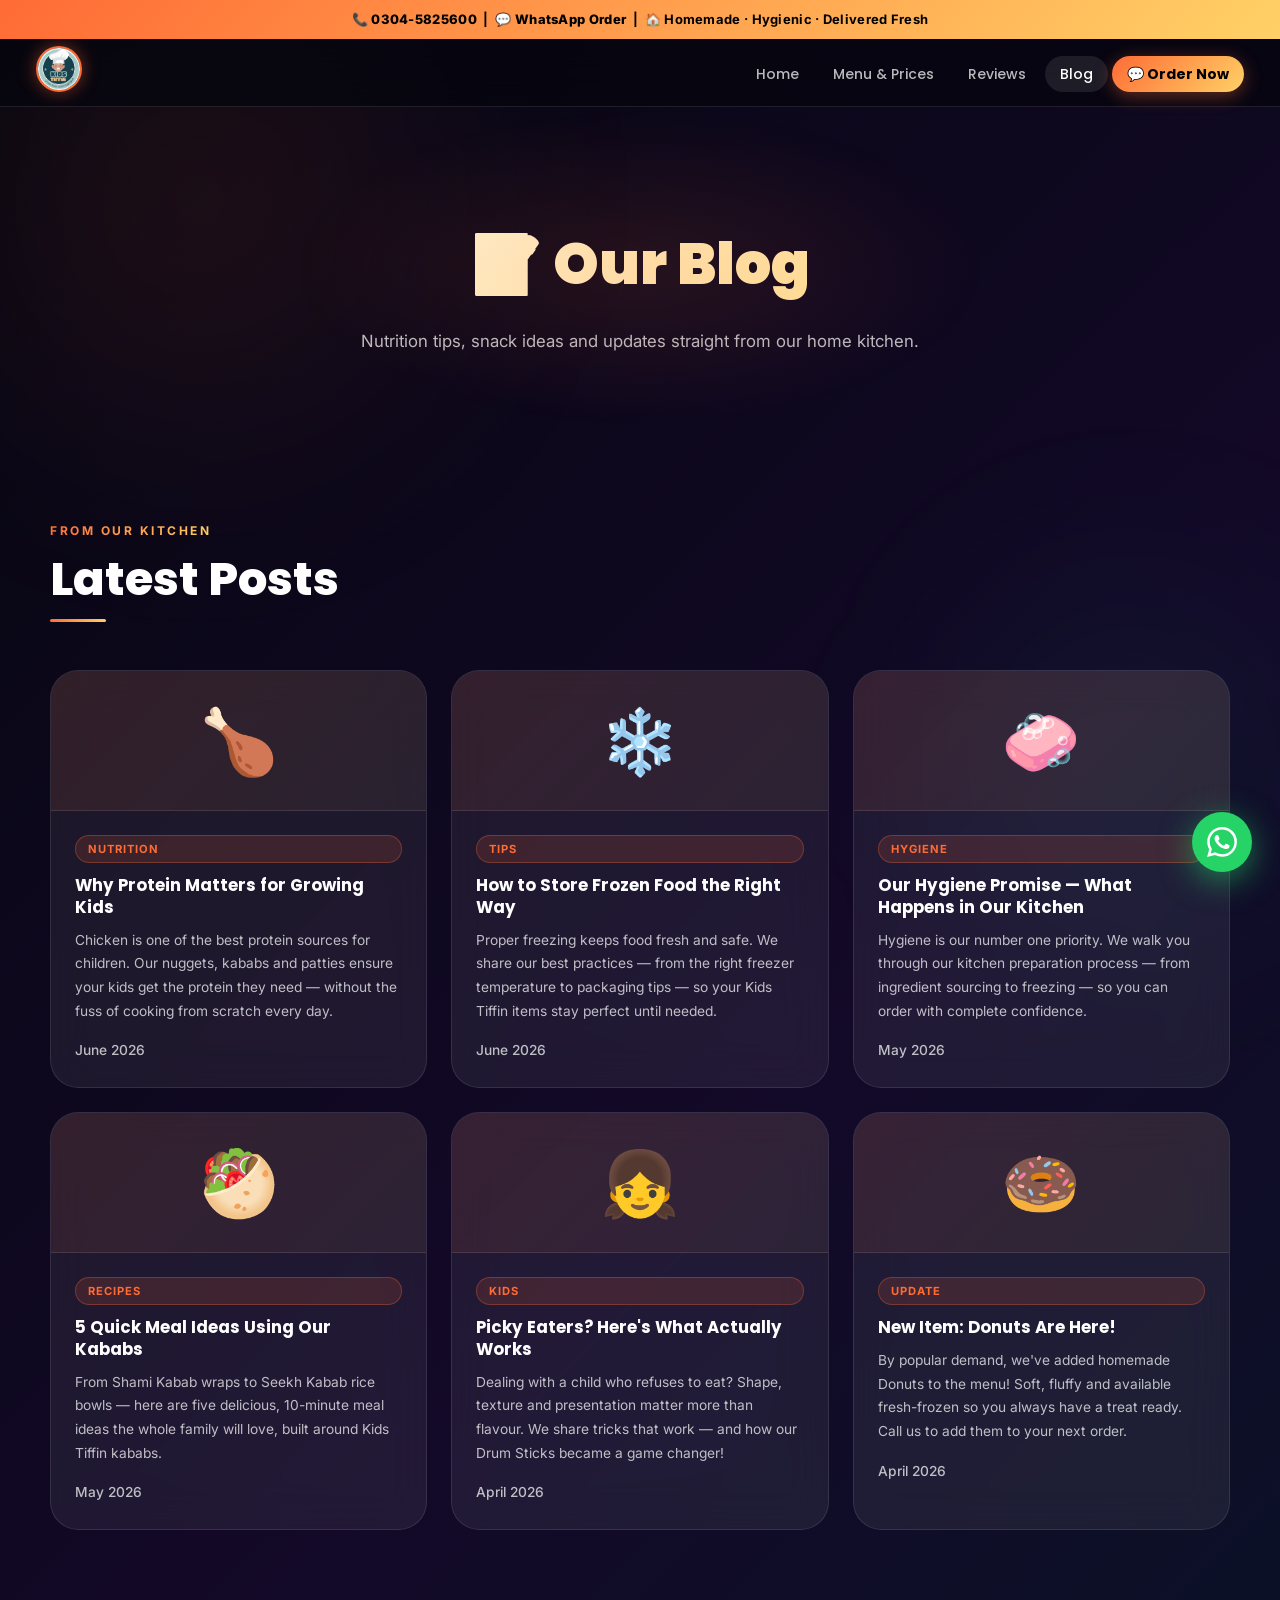
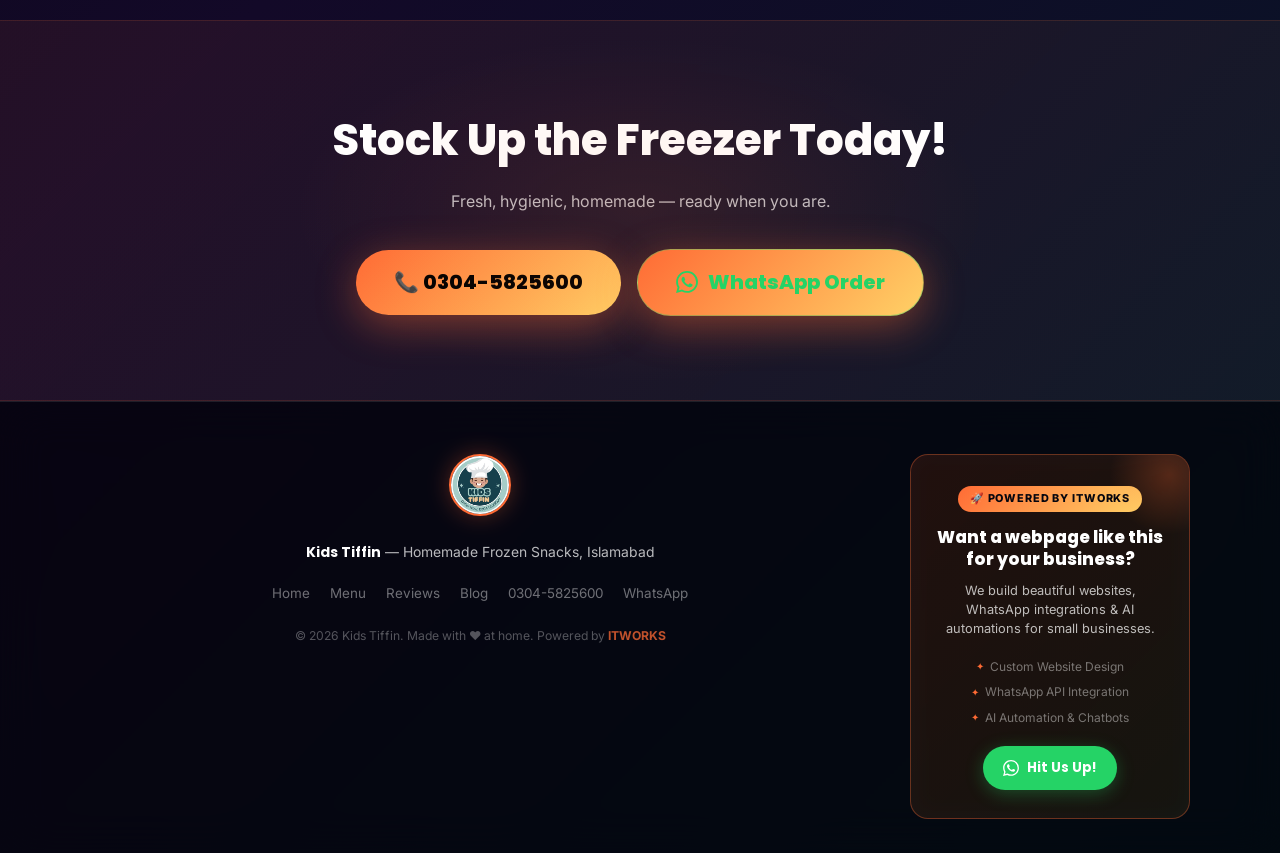
<file: blog.html>
<!DOCTYPE html>
<html lang="en">
<head>
  <meta charset="UTF-8" />
  <meta name="viewport" content="width=device-width, initial-scale=1.0" />
  <title>Blog — Kids Tiffin</title>
  <meta name="description" content="Kids Tiffin blog — tips on kids nutrition, healthy snacking, recipes and updates from our home kitchen. Order: 0304-5825600" />
  <link rel="stylesheet" href="style.css" />
  <link rel="icon" href="images/logo.jpeg" type="image/jpeg" />
</head>
<body>

  <div class="top-bar">
    📞 <a href="tel:03045825600">0304-5825600</a> &nbsp;|&nbsp; 💬 <a href="https://wa.me/923045825600" target="_blank">WhatsApp Order</a> &nbsp;|&nbsp; 🏠 Homemade · Hygienic · Delivered Fresh
  </div>

  <nav>
    <a href="index.html" class="nav-logo"><img src="images/logo.jpeg" alt="Kids Tiffin Logo" /></a>
    <button class="hamburger" onclick="toggleMenu()" aria-label="Menu"><span></span><span></span><span></span></button>
    <ul class="nav-links" id="navLinks">
      <li><a href="index.html">Home</a></li>
      <li><a href="products.html">Menu &amp; Prices</a></li>
      <li><a href="reviews.html">Reviews</a></li>
      <li><a href="blog.html" class="active">Blog</a></li>
      <li><a href="https://wa.me/923045825600" target="_blank" class="nav-order-btn">💬 Order Now</a></li>
    </ul>
  </nav>

  <div class="page-hero">
    <h1>📝 Our Blog</h1>
    <p>Nutrition tips, snack ideas and updates straight from our home kitchen.</p>
  </div>

  <section class="section">
    <div class="section-inner">
      <div class="section-eyebrow">From Our Kitchen</div>
      <h2 class="section-title">Latest Posts</h2>
      <div class="divider"></div>
      <div class="blog-grid">

        <div class="blog-card">
          <div class="blog-thumb">🍗</div>
          <div class="blog-body">
            <span class="blog-tag">Nutrition</span>
            <h3>Why Protein Matters for Growing Kids</h3>
            <p>Chicken is one of the best protein sources for children. Our nuggets, kababs and patties ensure your kids get the protein they need — without the fuss of cooking from scratch every day.</p>
            <p class="blog-date">June 2026</p>
          </div>
        </div>

        <div class="blog-card">
          <div class="blog-thumb">❄️</div>
          <div class="blog-body">
            <span class="blog-tag">Tips</span>
            <h3>How to Store Frozen Food the Right Way</h3>
            <p>Proper freezing keeps food fresh and safe. We share our best practices — from the right freezer temperature to packaging tips — so your Kids Tiffin items stay perfect until needed.</p>
            <p class="blog-date">June 2026</p>
          </div>
        </div>

        <div class="blog-card">
          <div class="blog-thumb">🧼</div>
          <div class="blog-body">
            <span class="blog-tag">Hygiene</span>
            <h3>Our Hygiene Promise — What Happens in Our Kitchen</h3>
            <p>Hygiene is our number one priority. We walk you through our kitchen preparation process — from ingredient sourcing to freezing — so you can order with complete confidence.</p>
            <p class="blog-date">May 2026</p>
          </div>
        </div>

        <div class="blog-card">
          <div class="blog-thumb">🥙</div>
          <div class="blog-body">
            <span class="blog-tag">Recipes</span>
            <h3>5 Quick Meal Ideas Using Our Kababs</h3>
            <p>From Shami Kabab wraps to Seekh Kabab rice bowls — here are five delicious, 10-minute meal ideas the whole family will love, built around Kids Tiffin kababs.</p>
            <p class="blog-date">May 2026</p>
          </div>
        </div>

        <div class="blog-card">
          <div class="blog-thumb">👧</div>
          <div class="blog-body">
            <span class="blog-tag">Kids</span>
            <h3>Picky Eaters? Here's What Actually Works</h3>
            <p>Dealing with a child who refuses to eat? Shape, texture and presentation matter more than flavour. We share tricks that work — and how our Drum Sticks became a game changer!</p>
            <p class="blog-date">April 2026</p>
          </div>
        </div>

        <div class="blog-card">
          <div class="blog-thumb">🍩</div>
          <div class="blog-body">
            <span class="blog-tag">Update</span>
            <h3>New Item: Donuts Are Here!</h3>
            <p>By popular demand, we've added homemade Donuts to the menu! Soft, fluffy and available fresh-frozen so you always have a treat ready. Call us to add them to your next order.</p>
            <p class="blog-date">April 2026</p>
          </div>
        </div>

      </div>
    </div>
  </section>

  <section class="order-cta">
    <h2>Stock Up the Freezer Today!</h2>
    <p>Fresh, hygienic, homemade — ready when you are.</p>
    <div class="phone-big">
      <a href="tel:03045825600">📞 0304-5825600</a>
      <a href="https://wa.me/923045825600?text=Hi!%20I%27d%20like%20to%20place%20an%20order%20from%20Kids%20Tiffin" target="_blank" class="wa-cta-btn">
        <svg viewBox="0 0 24 24" width="22" height="22" fill="currentColor"><path d="M17.472 14.382c-.297-.149-1.758-.867-2.03-.967-.273-.099-.471-.148-.67.15-.197.297-.767.966-.94 1.164-.173.199-.347.223-.644.075-.297-.15-1.255-.463-2.39-1.475-.883-.788-1.48-1.761-1.653-2.059-.173-.297-.018-.458.13-.606.134-.133.298-.347.446-.52.149-.174.198-.298.298-.497.099-.198.05-.371-.025-.52-.075-.149-.669-1.612-.916-2.207-.242-.579-.487-.5-.669-.51-.173-.008-.371-.01-.57-.01-.198 0-.52.074-.792.372-.272.297-1.04 1.016-1.04 2.479 0 1.462 1.065 2.875 1.213 3.074.149.198 2.096 3.2 5.077 4.487.709.306 1.262.489 1.694.625.712.227 1.36.195 1.871.118.571-.085 1.758-.719 2.006-1.413.248-.694.248-1.289.173-1.413-.074-.124-.272-.198-.57-.347m-5.421 7.403h-.004a9.87 9.87 0 01-5.031-1.378l-.361-.214-3.741.982.998-3.648-.235-.374a9.86 9.86 0 01-1.51-5.26c.001-5.45 4.436-9.884 9.888-9.884 2.64 0 5.122 1.03 6.988 2.898a9.825 9.825 0 012.893 6.994c-.003 5.45-4.437 9.884-9.885 9.884m8.413-18.297A11.815 11.815 0 0012.05 0C5.495 0 .16 5.335.157 11.892c0 2.096.547 4.142 1.588 5.945L.057 24l6.305-1.654a11.882 11.882 0 005.683 1.448h.005c6.554 0 11.89-5.335 11.893-11.893a11.821 11.821 0 00-3.48-8.413z"/></svg>
        WhatsApp Order
      </a>
    </div>
  </section>

  <footer>
    <div class="footer-inner">
      <div class="footer-brand">
        <img src="images/logo.jpeg" alt="Kids Tiffin" class="footer-logo" />
        <p><strong style="color:#fff;font-family:'Poppins',sans-serif">Kids Tiffin</strong> — Homemade Frozen Snacks, Islamabad</p>
        <div class="footer-links">
          <a href="index.html">Home</a><a href="products.html">Menu</a><a href="reviews.html">Reviews</a><a href="blog.html">Blog</a>
          <a href="tel:03045825600">0304-5825600</a><a href="https://wa.me/923045825600" target="_blank">WhatsApp</a>
        </div>
        <p class="footer-copy">© 2026 Kids Tiffin. Made with ❤️ at home. Powered by <a href="https://www.itworks.it.com" target="_blank" rel="noopener">ITWORKS</a></p>
      </div>
      <div class="footer-ad">
        <div class="footer-ad-badge">🚀 Powered by ITWORKS</div>
        <h4>Want a webpage like this for your business?</h4>
        <p>We build beautiful websites, WhatsApp integrations &amp; AI automations for small businesses.</p>
        <div class="ad-services">
          <span>Custom Website Design</span>
          <span>WhatsApp API Integration</span>
          <span>AI Automation &amp; Chatbots</span>
        </div>
        <a href="https://wa.me/923045825600?text=Hi%20ITWORKS!%20I%20saw%20the%20Kids%20Tiffin%20website%20and%20I%27d%20love%20a%20website%20for%20my%20business!" class="btn-ad-wa" target="_blank" rel="noopener">
          <svg viewBox="0 0 24 24"><path d="M17.472 14.382c-.297-.149-1.758-.867-2.03-.967-.273-.099-.471-.148-.67.15-.197.297-.767.966-.94 1.164-.173.199-.347.223-.644.075-.297-.15-1.255-.463-2.39-1.475-.883-.788-1.48-1.761-1.653-2.059-.173-.297-.018-.458.13-.606.134-.133.298-.347.446-.52.149-.174.198-.298.298-.497.099-.198.05-.371-.025-.52-.075-.149-.669-1.612-.916-2.207-.242-.579-.487-.5-.669-.51-.173-.008-.371-.01-.57-.01-.198 0-.52.074-.792.372-.272.297-1.04 1.016-1.04 2.479 0 1.462 1.065 2.875 1.213 3.074.149.198 2.096 3.2 5.077 4.487.709.306 1.262.489 1.694.625.712.227 1.36.195 1.871.118.571-.085 1.758-.719 2.006-1.413.248-.694.248-1.289.173-1.413-.074-.124-.272-.198-.57-.347m-5.421 7.403h-.004a9.87 9.87 0 01-5.031-1.378l-.361-.214-3.741.982.998-3.648-.235-.374a9.86 9.86 0 01-1.51-5.26c.001-5.45 4.436-9.884 9.888-9.884 2.64 0 5.122 1.03 6.988 2.898a9.825 9.825 0 012.893 6.994c-.003 5.45-4.437 9.884-9.885 9.884m8.413-18.297A11.815 11.815 0 0012.05 0C5.495 0 .16 5.335.157 11.892c0 2.096.547 4.142 1.588 5.945L.057 24l6.305-1.654a11.882 11.882 0 005.683 1.448h.005c6.554 0 11.89-5.335 11.893-11.893a11.821 11.821 0 00-3.48-8.413z"/></svg>
          Hit Us Up!
        </a>
      </div>
    </div>
  </footer>

  <a href="https://wa.me/923045825600?text=Hi!%20I%27d%20like%20to%20order%20from%20Kids%20Tiffin" class="whatsapp-float" target="_blank" rel="noopener" aria-label="Order on WhatsApp">
    <svg viewBox="0 0 24 24"><path d="M17.472 14.382c-.297-.149-1.758-.867-2.03-.967-.273-.099-.471-.148-.67.15-.197.297-.767.966-.94 1.164-.173.199-.347.223-.644.075-.297-.15-1.255-.463-2.39-1.475-.883-.788-1.48-1.761-1.653-2.059-.173-.297-.018-.458.13-.606.134-.133.298-.347.446-.52.149-.174.198-.298.298-.497.099-.198.05-.371-.025-.52-.075-.149-.669-1.612-.916-2.207-.242-.579-.487-.5-.669-.51-.173-.008-.371-.01-.57-.01-.198 0-.52.074-.792.372-.272.297-1.04 1.016-1.04 2.479 0 1.462 1.065 2.875 1.213 3.074.149.198 2.096 3.2 5.077 4.487.709.306 1.262.489 1.694.625.712.227 1.36.195 1.871.118.571-.085 1.758-.719 2.006-1.413.248-.694.248-1.289.173-1.413-.074-.124-.272-.198-.57-.347m-5.421 7.403h-.004a9.87 9.87 0 01-5.031-1.378l-.361-.214-3.741.982.998-3.648-.235-.374a9.86 9.86 0 01-1.51-5.26c.001-5.45 4.436-9.884 9.888-9.884 2.64 0 5.122 1.03 6.988 2.898a9.825 9.825 0 012.893 6.994c-.003 5.45-4.437 9.884-9.885 9.884m8.413-18.297A11.815 11.815 0 0012.05 0C5.495 0 .16 5.335.157 11.892c0 2.096.547 4.142 1.588 5.945L.057 24l6.305-1.654a11.882 11.882 0 005.683 1.448h.005c6.554 0 11.89-5.335 11.893-11.893a11.821 11.821 0 00-3.48-8.413z"/></svg>
  </a>

  <script>function toggleMenu(){document.getElementById('navLinks').classList.toggle('open')}</script>
</body>
</html>
</file>
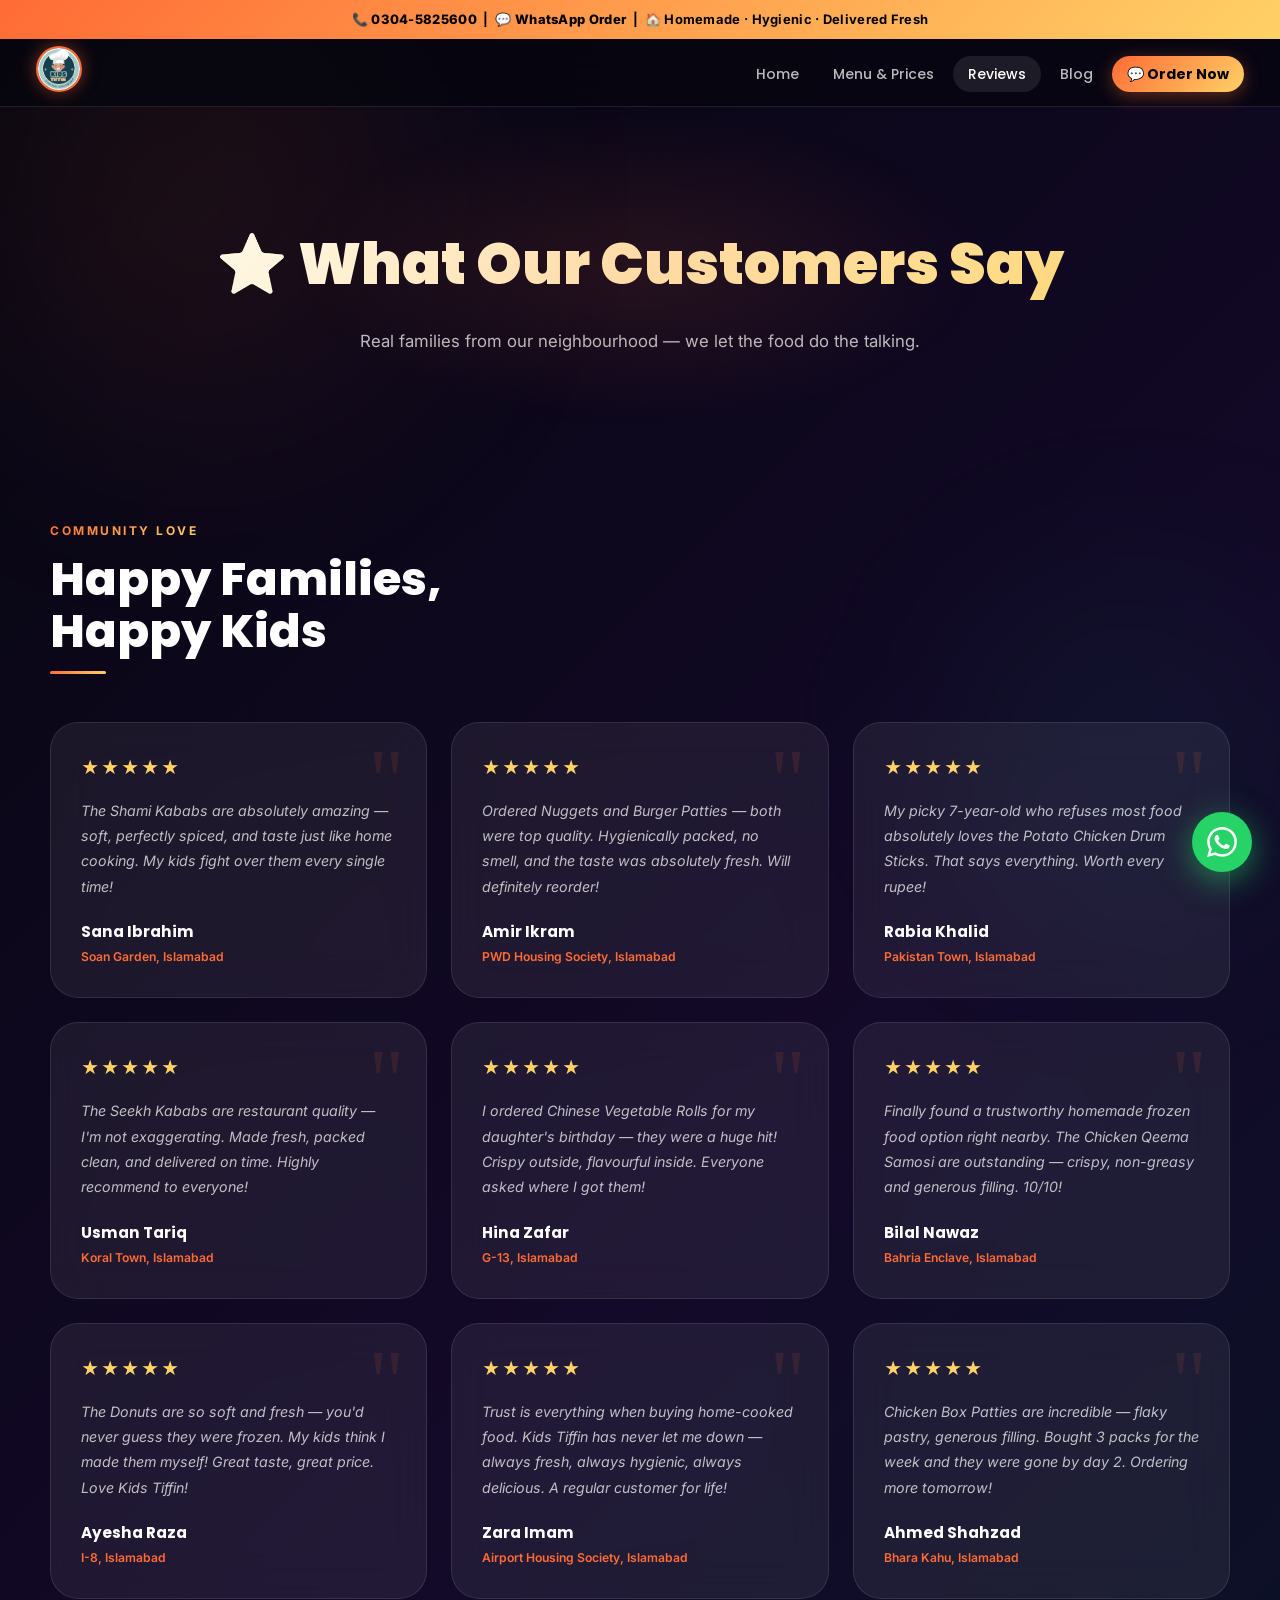
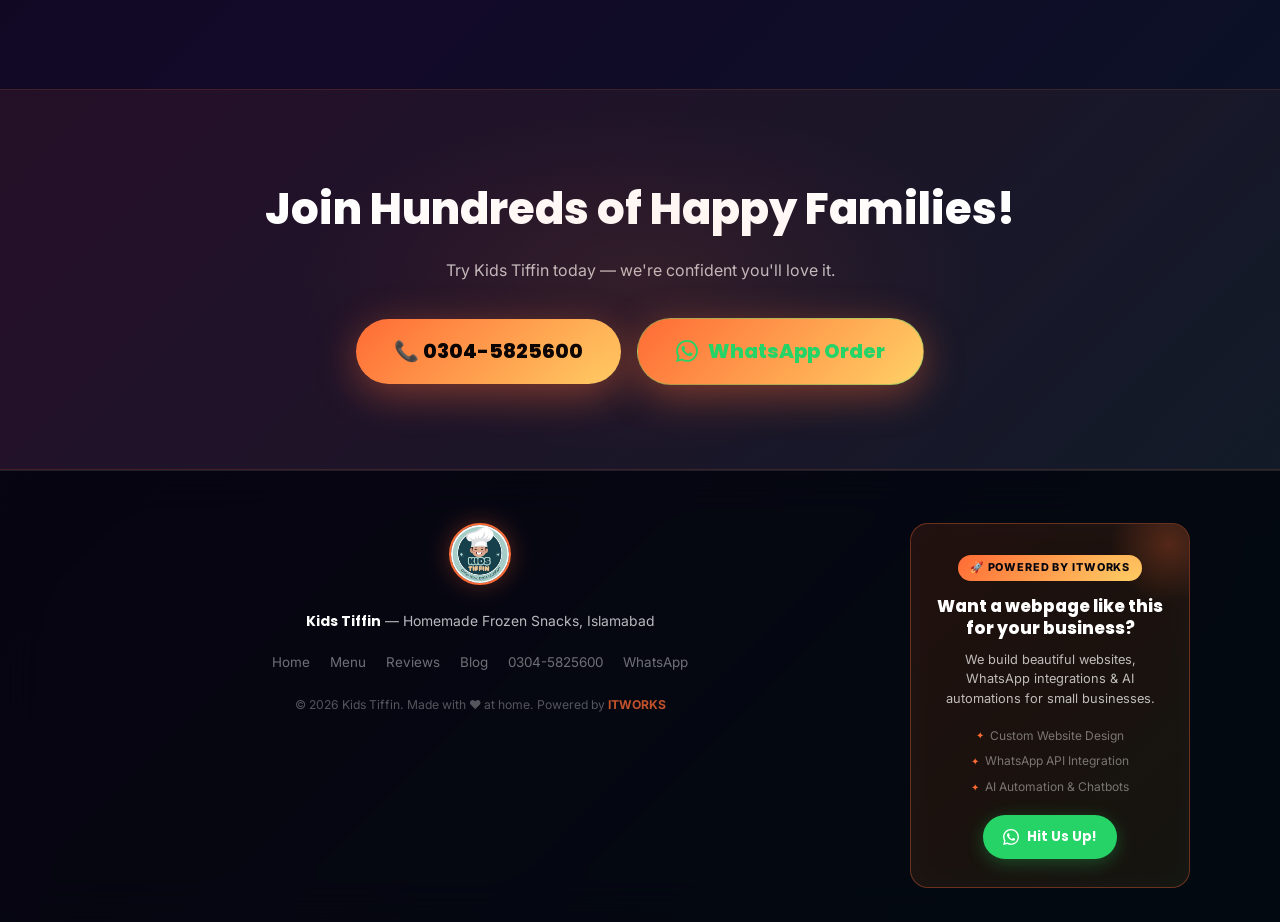
<file: reviews.html>
<!DOCTYPE html>
<html lang="en">
<head>
  <meta charset="UTF-8" />
  <meta name="viewport" content="width=device-width, initial-scale=1.0" />
  <title>Customer Reviews — Kids Tiffin</title>
  <meta name="description" content="See what families are saying about Kids Tiffin homemade frozen snacks. Real reviews from happy customers in Islamabad. Order: 0304-5825600" />
  <link rel="stylesheet" href="style.css" />
  <link rel="icon" href="images/logo.jpeg" type="image/jpeg" />
</head>
<body>

  <div class="top-bar">
    📞 <a href="tel:03045825600">0304-5825600</a> &nbsp;|&nbsp; 💬 <a href="https://wa.me/923045825600" target="_blank">WhatsApp Order</a> &nbsp;|&nbsp; 🏠 Homemade · Hygienic · Delivered Fresh
  </div>

  <nav>
    <a href="index.html" class="nav-logo"><img src="images/logo.jpeg" alt="Kids Tiffin Logo" /></a>
    <button class="hamburger" onclick="toggleMenu()" aria-label="Menu"><span></span><span></span><span></span></button>
    <ul class="nav-links" id="navLinks">
      <li><a href="index.html">Home</a></li>
      <li><a href="products.html">Menu &amp; Prices</a></li>
      <li><a href="reviews.html" class="active">Reviews</a></li>
      <li><a href="blog.html">Blog</a></li>
      <li><a href="https://wa.me/923045825600" target="_blank" class="nav-order-btn">💬 Order Now</a></li>
    </ul>
  </nav>

  <div class="page-hero">
    <h1>⭐ What Our Customers Say</h1>
    <p>Real families from our neighbourhood — we let the food do the talking.</p>
  </div>

  <section class="section">
    <div class="section-inner">
      <div class="section-eyebrow">Community Love</div>
      <h2 class="section-title">Happy Families,<br>Happy Kids</h2>
      <div class="divider"></div>
      <div class="reviews-grid">

        <div class="review-card">
          <div class="review-stars">★★★★★</div>
          <p class="review-text">The Shami Kababs are absolutely amazing — soft, perfectly spiced, and taste just like home cooking. My kids fight over them every single time!</p>
          <p class="review-author">Sana Ibrahim</p>
          <p class="review-city">Soan Garden, Islamabad</p>
        </div>

        <div class="review-card">
          <div class="review-stars">★★★★★</div>
          <p class="review-text">Ordered Nuggets and Burger Patties — both were top quality. Hygienically packed, no smell, and the taste was absolutely fresh. Will definitely reorder!</p>
          <p class="review-author">Amir Ikram</p>
          <p class="review-city">PWD Housing Society, Islamabad</p>
        </div>

        <div class="review-card">
          <div class="review-stars">★★★★★</div>
          <p class="review-text">My picky 7-year-old who refuses most food absolutely loves the Potato Chicken Drum Sticks. That says everything. Worth every rupee!</p>
          <p class="review-author">Rabia Khalid</p>
          <p class="review-city">Pakistan Town, Islamabad</p>
        </div>

        <div class="review-card">
          <div class="review-stars">★★★★★</div>
          <p class="review-text">The Seekh Kababs are restaurant quality — I'm not exaggerating. Made fresh, packed clean, and delivered on time. Highly recommend to everyone!</p>
          <p class="review-author">Usman Tariq</p>
          <p class="review-city">Koral Town, Islamabad</p>
        </div>

        <div class="review-card">
          <div class="review-stars">★★★★★</div>
          <p class="review-text">I ordered Chinese Vegetable Rolls for my daughter's birthday — they were a huge hit! Crispy outside, flavourful inside. Everyone asked where I got them!</p>
          <p class="review-author">Hina Zafar</p>
          <p class="review-city">G-13, Islamabad</p>
        </div>

        <div class="review-card">
          <div class="review-stars">★★★★★</div>
          <p class="review-text">Finally found a trustworthy homemade frozen food option right nearby. The Chicken Qeema Samosi are outstanding — crispy, non-greasy and generous filling. 10/10!</p>
          <p class="review-author">Bilal Nawaz</p>
          <p class="review-city">Bahria Enclave, Islamabad</p>
        </div>

        <div class="review-card">
          <div class="review-stars">★★★★★</div>
          <p class="review-text">The Donuts are so soft and fresh — you'd never guess they were frozen. My kids think I made them myself! Great taste, great price. Love Kids Tiffin!</p>
          <p class="review-author">Ayesha Raza</p>
          <p class="review-city">I-8, Islamabad</p>
        </div>

        <div class="review-card">
          <div class="review-stars">★★★★★</div>
          <p class="review-text">Trust is everything when buying home-cooked food. Kids Tiffin has never let me down — always fresh, always hygienic, always delicious. A regular customer for life!</p>
          <p class="review-author">Zara Imam</p>
          <p class="review-city">Airport Housing Society, Islamabad</p>
        </div>

        <div class="review-card">
          <div class="review-stars">★★★★★</div>
          <p class="review-text">Chicken Box Patties are incredible — flaky pastry, generous filling. Bought 3 packs for the week and they were gone by day 2. Ordering more tomorrow!</p>
          <p class="review-author">Ahmed Shahzad</p>
          <p class="review-city">Bhara Kahu, Islamabad</p>
        </div>

      </div>
    </div>
  </section>

  <section class="order-cta">
    <h2>Join Hundreds of Happy Families!</h2>
    <p>Try Kids Tiffin today — we're confident you'll love it.</p>
    <div class="phone-big">
      <a href="tel:03045825600">📞 0304-5825600</a>
      <a href="https://wa.me/923045825600?text=Hi!%20I%27d%20like%20to%20place%20an%20order%20from%20Kids%20Tiffin" target="_blank" class="wa-cta-btn">
        <svg viewBox="0 0 24 24" width="22" height="22" fill="currentColor"><path d="M17.472 14.382c-.297-.149-1.758-.867-2.03-.967-.273-.099-.471-.148-.67.15-.197.297-.767.966-.94 1.164-.173.199-.347.223-.644.075-.297-.15-1.255-.463-2.39-1.475-.883-.788-1.48-1.761-1.653-2.059-.173-.297-.018-.458.13-.606.134-.133.298-.347.446-.52.149-.174.198-.298.298-.497.099-.198.05-.371-.025-.52-.075-.149-.669-1.612-.916-2.207-.242-.579-.487-.5-.669-.51-.173-.008-.371-.01-.57-.01-.198 0-.52.074-.792.372-.272.297-1.04 1.016-1.04 2.479 0 1.462 1.065 2.875 1.213 3.074.149.198 2.096 3.2 5.077 4.487.709.306 1.262.489 1.694.625.712.227 1.36.195 1.871.118.571-.085 1.758-.719 2.006-1.413.248-.694.248-1.289.173-1.413-.074-.124-.272-.198-.57-.347m-5.421 7.403h-.004a9.87 9.87 0 01-5.031-1.378l-.361-.214-3.741.982.998-3.648-.235-.374a9.86 9.86 0 01-1.51-5.26c.001-5.45 4.436-9.884 9.888-9.884 2.64 0 5.122 1.03 6.988 2.898a9.825 9.825 0 012.893 6.994c-.003 5.45-4.437 9.884-9.885 9.884m8.413-18.297A11.815 11.815 0 0012.05 0C5.495 0 .16 5.335.157 11.892c0 2.096.547 4.142 1.588 5.945L.057 24l6.305-1.654a11.882 11.882 0 005.683 1.448h.005c6.554 0 11.89-5.335 11.893-11.893a11.821 11.821 0 00-3.48-8.413z"/></svg>
        WhatsApp Order
      </a>
    </div>
  </section>

  <footer>
    <div class="footer-inner">
      <div class="footer-brand">
        <img src="images/logo.jpeg" alt="Kids Tiffin" class="footer-logo" />
        <p><strong style="color:#fff;font-family:'Poppins',sans-serif">Kids Tiffin</strong> — Homemade Frozen Snacks, Islamabad</p>
        <div class="footer-links">
          <a href="index.html">Home</a><a href="products.html">Menu</a><a href="reviews.html">Reviews</a><a href="blog.html">Blog</a>
          <a href="tel:03045825600">0304-5825600</a><a href="https://wa.me/923045825600" target="_blank">WhatsApp</a>
        </div>
        <p class="footer-copy">© 2026 Kids Tiffin. Made with ❤️ at home. Powered by <a href="https://www.itworks.it.com" target="_blank" rel="noopener">ITWORKS</a></p>
      </div>
      <div class="footer-ad">
        <div class="footer-ad-badge">🚀 Powered by ITWORKS</div>
        <h4>Want a webpage like this for your business?</h4>
        <p>We build beautiful websites, WhatsApp integrations &amp; AI automations for small businesses.</p>
        <div class="ad-services">
          <span>Custom Website Design</span>
          <span>WhatsApp API Integration</span>
          <span>AI Automation &amp; Chatbots</span>
        </div>
        <a href="https://wa.me/923045825600?text=Hi%20ITWORKS!%20I%20saw%20the%20Kids%20Tiffin%20website%20and%20I%27d%20love%20a%20website%20for%20my%20business!" class="btn-ad-wa" target="_blank" rel="noopener">
          <svg viewBox="0 0 24 24"><path d="M17.472 14.382c-.297-.149-1.758-.867-2.03-.967-.273-.099-.471-.148-.67.15-.197.297-.767.966-.94 1.164-.173.199-.347.223-.644.075-.297-.15-1.255-.463-2.39-1.475-.883-.788-1.48-1.761-1.653-2.059-.173-.297-.018-.458.13-.606.134-.133.298-.347.446-.52.149-.174.198-.298.298-.497.099-.198.05-.371-.025-.52-.075-.149-.669-1.612-.916-2.207-.242-.579-.487-.5-.669-.51-.173-.008-.371-.01-.57-.01-.198 0-.52.074-.792.372-.272.297-1.04 1.016-1.04 2.479 0 1.462 1.065 2.875 1.213 3.074.149.198 2.096 3.2 5.077 4.487.709.306 1.262.489 1.694.625.712.227 1.36.195 1.871.118.571-.085 1.758-.719 2.006-1.413.248-.694.248-1.289.173-1.413-.074-.124-.272-.198-.57-.347m-5.421 7.403h-.004a9.87 9.87 0 01-5.031-1.378l-.361-.214-3.741.982.998-3.648-.235-.374a9.86 9.86 0 01-1.51-5.26c.001-5.45 4.436-9.884 9.888-9.884 2.64 0 5.122 1.03 6.988 2.898a9.825 9.825 0 012.893 6.994c-.003 5.45-4.437 9.884-9.885 9.884m8.413-18.297A11.815 11.815 0 0012.05 0C5.495 0 .16 5.335.157 11.892c0 2.096.547 4.142 1.588 5.945L.057 24l6.305-1.654a11.882 11.882 0 005.683 1.448h.005c6.554 0 11.89-5.335 11.893-11.893a11.821 11.821 0 00-3.48-8.413z"/></svg>
          Hit Us Up!
        </a>
      </div>
    </div>
  </footer>

  <a href="https://wa.me/923045825600?text=Hi!%20I%27d%20like%20to%20order%20from%20Kids%20Tiffin" class="whatsapp-float" target="_blank" rel="noopener" aria-label="Order on WhatsApp">
    <svg viewBox="0 0 24 24"><path d="M17.472 14.382c-.297-.149-1.758-.867-2.03-.967-.273-.099-.471-.148-.67.15-.197.297-.767.966-.94 1.164-.173.199-.347.223-.644.075-.297-.15-1.255-.463-2.39-1.475-.883-.788-1.48-1.761-1.653-2.059-.173-.297-.018-.458.13-.606.134-.133.298-.347.446-.52.149-.174.198-.298.298-.497.099-.198.05-.371-.025-.52-.075-.149-.669-1.612-.916-2.207-.242-.579-.487-.5-.669-.51-.173-.008-.371-.01-.57-.01-.198 0-.52.074-.792.372-.272.297-1.04 1.016-1.04 2.479 0 1.462 1.065 2.875 1.213 3.074.149.198 2.096 3.2 5.077 4.487.709.306 1.262.489 1.694.625.712.227 1.36.195 1.871.118.571-.085 1.758-.719 2.006-1.413.248-.694.248-1.289.173-1.413-.074-.124-.272-.198-.57-.347m-5.421 7.403h-.004a9.87 9.87 0 01-5.031-1.378l-.361-.214-3.741.982.998-3.648-.235-.374a9.86 9.86 0 01-1.51-5.26c.001-5.45 4.436-9.884 9.888-9.884 2.64 0 5.122 1.03 6.988 2.898a9.825 9.825 0 012.893 6.994c-.003 5.45-4.437 9.884-9.885 9.884m8.413-18.297A11.815 11.815 0 0012.05 0C5.495 0 .16 5.335.157 11.892c0 2.096.547 4.142 1.588 5.945L.057 24l6.305-1.654a11.882 11.882 0 005.683 1.448h.005c6.554 0 11.89-5.335 11.893-11.893a11.821 11.821 0 00-3.48-8.413z"/></svg>
  </a>

  <script>function toggleMenu(){document.getElementById('navLinks').classList.toggle('open')}</script>
</body>
</html>
</file>
<file: style.css>
/* ============================================================
   KIDS TIFFIN — Modern Glassmorphism Design 2026
   Inspired by: Ferrero Rocher · Magnum · Kinder · Lindt
   ============================================================ */
@import url('https://fonts.googleapis.com/css2?family=Poppins:wght@300;400;500;600;700;800;900&family=Inter:wght@300;400;500;600&display=swap');

:root {
  --dark:        #06060f;
  --grad-bg:     linear-gradient(135deg,#06060f 0%,#130928 50%,#061726 100%);
  --grad-accent: linear-gradient(135deg,#FF6B35 0%,#FFD166 100%);
  --orange:      #FF6B35;
  --orange-lt:   #FF9A5C;
  --gold:        #FFD166;
  --teal:        #06D6A0;
  --wa:          #25D366;
  --g-bg:        rgba(255,255,255,0.065);
  --g-bg-h:      rgba(255,255,255,0.11);
  --g-border:    rgba(255,255,255,0.10);
  --g-border-h:  rgba(255,107,53,0.45);
  --g-blur:      blur(22px);
  --t1:          #FFFFFF;
  --t2:          rgba(255,255,255,0.72);
  --t3:          rgba(255,255,255,0.42);
  --r-xl:        50px;
  --r-lg:        28px;
  --nav-h:       68px;
}

*,*::before,*::after{margin:0;padding:0;box-sizing:border-box}
html{scroll-behavior:smooth}
body{
  font-family:'Inter',sans-serif;
  background:var(--grad-bg);
  color:var(--t1);
  min-height:100vh;
  overflow-x:hidden;
  line-height:1.65;
}

/* Ambient glow orbs */
body::before,body::after{
  content:'';position:fixed;border-radius:50%;
  filter:blur(90px);pointer-events:none;z-index:0;
}
body::before{
  width:700px;height:700px;
  background:radial-gradient(circle,rgba(255,107,53,.10) 0%,transparent 70%);
  top:-150px;left:-150px;
  animation:orb1 22s ease-in-out infinite alternate;
}
body::after{
  width:500px;height:500px;
  background:radial-gradient(circle,rgba(6,214,160,.08) 0%,transparent 70%);
  bottom:-100px;right:-100px;
  animation:orb2 28s ease-in-out infinite alternate;
}
@keyframes orb1{0%{transform:translate(0,0) scale(1)}100%{transform:translate(120px,90px) scale(1.35)}}
@keyframes orb2{0%{transform:translate(0,0) scale(1)}100%{transform:translate(-90px,-70px) scale(1.2)}}

/* TOP BAR */
.top-bar{
  position:relative;z-index:100;
  background:var(--grad-accent);
  color:#000;text-align:center;
  padding:9px 20px;font-size:.81rem;font-weight:700;letter-spacing:.3px;
}
.top-bar a{color:#000;text-decoration:none;font-weight:800}

/* NAV */
nav{
  position:sticky;top:0;z-index:1000;
  display:flex;align-items:center;justify-content:space-between;
  padding:0 36px;height:var(--nav-h);
  background:rgba(6,6,15,.78);
  backdrop-filter:var(--g-blur);-webkit-backdrop-filter:var(--g-blur);
  border-bottom:1px solid var(--g-border);
}
.nav-logo img{
  height:46px;width:46px;border-radius:50%;object-fit:cover;
  border:2px solid var(--orange);
  box-shadow:0 0 18px rgba(255,107,53,.45);
  transition:transform .3s,box-shadow .3s;
}
.nav-logo img:hover{transform:scale(1.1);box-shadow:0 0 30px rgba(255,107,53,.7)}
.nav-links{display:flex;align-items:center;list-style:none;gap:4px}
.nav-links li a{
  color:var(--t2);text-decoration:none;
  font-size:.875rem;font-weight:500;
  padding:8px 15px;border-radius:var(--r-xl);
  font-family:'Poppins',sans-serif;transition:all .22s;
}
.nav-links li a:hover,.nav-links li a.active{color:#fff;background:rgba(255,255,255,.09)}
.nav-order-btn{
  background:var(--grad-accent)!important;color:#000!important;
  font-weight:700!important;box-shadow:0 4px 18px rgba(255,107,53,.38)!important;
}
.nav-order-btn:hover{transform:translateY(-2px)!important;box-shadow:0 8px 28px rgba(255,107,53,.55)!important}
.hamburger{
  display:none;flex-direction:column;justify-content:space-between;
  width:24px;height:18px;background:none;border:none;cursor:pointer;
}
.hamburger span{display:block;height:2px;background:#fff;border-radius:2px;transition:all .3s}

/* HERO */
.hero{
  position:relative;z-index:1;
  min-height:100vh;
  display:flex;flex-direction:column;
  align-items:center;justify-content:center;
  text-align:center;padding:130px 24px 90px;overflow:hidden;
}
.hero::before{
  content:'';position:absolute;inset:0;
  background:url('https://images.unsplash.com/photo-1504674900247-0877df9cc836?w=1920&q=55') center/cover no-repeat;
  opacity:.07;z-index:-1;
}
.hero-badge{
  display:inline-flex;align-items:center;gap:8px;
  background:var(--g-bg);border:1px solid var(--g-border);
  backdrop-filter:blur(12px);
  padding:8px 22px;border-radius:var(--r-xl);
  font-size:.78rem;font-weight:700;color:var(--gold);
  margin-bottom:30px;letter-spacing:.7px;text-transform:uppercase;
}
.hero-logo{
  width:128px;height:128px;border-radius:50%;object-fit:cover;
  border:3px solid rgba(255,107,53,.55);
  box-shadow:0 0 60px rgba(255,107,53,.35),0 0 120px rgba(255,209,102,.18);
  margin-bottom:34px;
  animation:logoGlow 3.5s ease-in-out infinite alternate;
}
@keyframes logoGlow{
  0%{box-shadow:0 0 40px rgba(255,107,53,.3),0 0 80px rgba(255,209,102,.12)}
  100%{box-shadow:0 0 90px rgba(255,107,53,.55),0 0 180px rgba(255,209,102,.28)}
}
.hero h1{
  font-family:'Poppins',sans-serif;
  font-size:clamp(2.8rem,7vw,5.8rem);font-weight:900;line-height:1.04;
  margin-bottom:22px;
  background:linear-gradient(135deg,#fff 0%,#FFD166 55%,#FF6B35 100%);
  -webkit-background-clip:text;-webkit-text-fill-color:transparent;background-clip:text;
}
.hero-sub{
  font-size:clamp(1rem,2vw,1.25rem);color:var(--t2);
  max-width:580px;margin:0 auto 44px;font-weight:300;
}
.hero-ctas{display:flex;gap:14px;justify-content:center;flex-wrap:wrap;margin-bottom:64px}
.hero-stats{display:flex;gap:44px;justify-content:center;flex-wrap:wrap}
.stat-num{
  font-family:'Poppins',sans-serif;font-size:2rem;font-weight:800;
  background:var(--grad-accent);
  -webkit-background-clip:text;-webkit-text-fill-color:transparent;background-clip:text;
}
.stat-label{font-size:.75rem;color:var(--t3);font-weight:600;text-transform:uppercase;letter-spacing:.5px}

/* BUTTONS */
.btn-primary{
  display:inline-flex;align-items:center;gap:9px;
  background:var(--grad-accent);color:#000;text-decoration:none;
  font-weight:700;font-family:'Poppins',sans-serif;font-size:.93rem;
  padding:14px 30px;border-radius:var(--r-xl);
  box-shadow:0 8px 32px rgba(255,107,53,.4);
  transition:transform .2s,box-shadow .2s;border:none;cursor:pointer;
}
.btn-primary:hover{transform:translateY(-3px);box-shadow:0 16px 44px rgba(255,107,53,.55)}
.btn-wa{
  display:inline-flex;align-items:center;gap:9px;
  background:rgba(37,211,102,.13);border:1px solid rgba(37,211,102,.4);
  color:var(--wa);text-decoration:none;
  font-weight:700;font-family:'Poppins',sans-serif;font-size:.93rem;
  padding:14px 30px;border-radius:var(--r-xl);
  backdrop-filter:blur(8px);transition:all .22s;
}
.btn-wa:hover{background:rgba(37,211,102,.24);transform:translateY(-3px);box-shadow:0 12px 32px rgba(37,211,102,.28)}
.btn-ghost{
  display:inline-flex;align-items:center;gap:9px;
  background:var(--g-bg);border:1px solid var(--g-border);
  color:#fff;text-decoration:none;
  font-weight:600;font-family:'Poppins',sans-serif;font-size:.93rem;
  padding:14px 30px;border-radius:var(--r-xl);
  backdrop-filter:blur(8px);transition:all .22s;
}
.btn-ghost:hover{background:var(--g-bg-h);border-color:var(--orange);transform:translateY(-2px)}

/* SECTIONS */
.section{position:relative;z-index:1;padding:90px 24px}
.section-inner{max-width:1180px;margin:0 auto}
.section-eyebrow{
  display:inline-block;font-size:.75rem;font-weight:700;
  letter-spacing:2.5px;text-transform:uppercase;
  background:var(--grad-accent);
  -webkit-background-clip:text;-webkit-text-fill-color:transparent;background-clip:text;
  margin-bottom:12px;
}
.section-title{
  font-family:'Poppins',sans-serif;
  font-size:clamp(1.8rem,4vw,2.9rem);font-weight:800;line-height:1.12;margin-bottom:14px;
}
.section-sub{font-size:.97rem;color:var(--t2);max-width:540px;margin-bottom:50px}
.divider{width:56px;height:3px;background:var(--grad-accent);border-radius:3px;margin:14px 0 48px}

/* PAGE HERO */
.page-hero{
  position:relative;z-index:1;
  text-align:center;padding:110px 24px 70px;overflow:hidden;
}
.page-hero::before{
  content:'';position:absolute;top:50%;left:50%;
  transform:translate(-50%,-50%);width:700px;height:320px;
  background:radial-gradient(ellipse,rgba(255,107,53,.11) 0%,transparent 70%);
  pointer-events:none;
}
.page-hero h1{
  font-family:'Poppins',sans-serif;
  font-size:clamp(2rem,5vw,3.6rem);font-weight:900;margin-bottom:16px;
  background:linear-gradient(135deg,#fff 0%,#FFD166 100%);
  -webkit-background-clip:text;-webkit-text-fill-color:transparent;background-clip:text;
}
.page-hero p{font-size:1.05rem;color:var(--t2);max-width:560px;margin:0 auto}
.hygiene-badge{
  display:inline-block;margin-top:22px;
  background:rgba(6,214,160,.12);border:1px solid rgba(6,214,160,.3);
  color:var(--teal);padding:8px 22px;border-radius:var(--r-xl);
  font-size:.83rem;font-weight:700;
}

/* FEATURE CARDS */
.features-grid{display:grid;grid-template-columns:repeat(auto-fit,minmax(240px,1fr));gap:20px;margin-top:40px}
.feature-card{
  background:var(--g-bg);border:1px solid var(--g-border);
  backdrop-filter:var(--g-blur);-webkit-backdrop-filter:var(--g-blur);
  border-radius:var(--r-lg);padding:32px 28px;
  transition:all .3s ease;position:relative;overflow:hidden;
}
.feature-card::before{
  content:'';position:absolute;top:0;left:0;right:0;height:1px;
  background:linear-gradient(90deg,transparent,rgba(255,255,255,.18),transparent);
}
.feature-card:hover{
  background:var(--g-bg-h);border-color:var(--g-border-h);
  transform:translateY(-7px);box-shadow:0 28px 54px rgba(255,107,53,.16);
}
.feature-icon{font-size:2.6rem;margin-bottom:18px;display:block}
.feature-card h3{font-family:'Poppins',sans-serif;font-size:1.08rem;font-weight:700;margin-bottom:10px}
.feature-card p{font-size:.87rem;color:var(--t2);line-height:1.7}

/* PRODUCT CARDS */
.products-grid{display:grid;grid-template-columns:repeat(auto-fill,minmax(300px,1fr));gap:24px}
.product-card{
  background:var(--g-bg);border:1px solid var(--g-border);
  backdrop-filter:var(--g-blur);-webkit-backdrop-filter:var(--g-blur);
  border-radius:var(--r-lg);overflow:hidden;
  transition:all .32s ease;position:relative;
}
.product-card::before{
  content:'';position:absolute;top:0;left:0;right:0;height:1px;
  background:linear-gradient(90deg,transparent,rgba(255,255,255,.14),transparent);
  z-index:1;
}
.product-card:hover{
  border-color:rgba(255,107,53,.42);
  transform:translateY(-9px);box-shadow:0 32px 64px rgba(255,107,53,.2);
}
.product-img-wrap{overflow:hidden;position:relative;height:210px}
.product-img{width:100%;height:100%;object-fit:cover;display:block;transition:transform .55s ease}
.product-card:hover .product-img{transform:scale(1.08)}
.product-img-wrap::after{
  content:'';position:absolute;bottom:0;left:0;right:0;height:90px;
  background:linear-gradient(to bottom,transparent,rgba(6,6,15,.85));
}
.product-info{padding:20px 24px 26px}
.product-info h3{font-family:'Poppins',sans-serif;font-size:1.08rem;font-weight:700;margin-bottom:7px}
.qty{font-size:.81rem;color:var(--t3);margin-bottom:16px;line-height:1.55}
.product-price{display:flex;align-items:center;justify-content:space-between}
.price-tag{
  font-family:'Poppins',sans-serif;font-size:1.35rem;font-weight:800;
  background:var(--grad-accent);
  -webkit-background-clip:text;-webkit-text-fill-color:transparent;background-clip:text;
}
.order-link{
  display:inline-flex;align-items:center;gap:6px;
  background:var(--grad-accent);color:#000;text-decoration:none;
  font-weight:700;font-size:.8rem;padding:8px 18px;border-radius:var(--r-xl);
  font-family:'Poppins',sans-serif;transition:all .22s;
}
.order-link:hover{transform:translateY(-2px);box-shadow:0 8px 22px rgba(255,107,53,.42)}

/* REVIEWS */
.reviews-grid{display:grid;grid-template-columns:repeat(auto-fill,minmax(300px,1fr));gap:24px}
.review-card{
  background:var(--g-bg);border:1px solid var(--g-border);
  backdrop-filter:var(--g-blur);-webkit-backdrop-filter:var(--g-blur);
  border-radius:var(--r-lg);padding:30px;
  transition:all .3s ease;position:relative;overflow:hidden;
}
.review-card::before{
  content:'"';position:absolute;top:14px;right:22px;
  font-size:5.5rem;font-family:Georgia,serif;
  color:rgba(255,107,53,.1);line-height:1;pointer-events:none;
}
.review-card:hover{border-color:rgba(255,209,102,.3);transform:translateY(-6px);box-shadow:0 22px 44px rgba(0,0,0,.32)}
.review-stars{color:var(--gold);font-size:1.1rem;margin-bottom:16px;letter-spacing:2px}
.review-text{font-size:.89rem;color:var(--t2);line-height:1.78;margin-bottom:20px;font-style:italic}
.review-author{font-family:'Poppins',sans-serif;font-weight:700;font-size:.95rem}
.review-city{font-size:.76rem;color:var(--orange);font-weight:600;margin-top:3px}

/* BLOG */
.blog-grid{display:grid;grid-template-columns:repeat(auto-fill,minmax(320px,1fr));gap:24px}
.blog-card{
  background:var(--g-bg);border:1px solid var(--g-border);
  backdrop-filter:var(--g-blur);-webkit-backdrop-filter:var(--g-blur);
  border-radius:var(--r-lg);overflow:hidden;
  transition:all .3s ease;display:flex;flex-direction:column;
}
.blog-card:hover{border-color:rgba(255,107,53,.32);transform:translateY(-7px);box-shadow:0 26px 52px rgba(0,0,0,.32)}
.blog-thumb{
  height:140px;display:flex;align-items:center;justify-content:center;font-size:4rem;
  background:linear-gradient(135deg,rgba(255,107,53,.1),rgba(255,209,102,.05));
  border-bottom:1px solid var(--g-border);
}
.blog-body{padding:24px;flex:1;display:flex;flex-direction:column}
.blog-tag{
  display:inline-block;
  background:rgba(255,107,53,.14);border:1px solid rgba(255,107,53,.3);
  color:var(--orange);font-size:.7rem;font-weight:700;
  letter-spacing:1px;text-transform:uppercase;
  padding:4px 12px;border-radius:var(--r-xl);margin-bottom:12px;
}
.blog-body h3{font-family:'Poppins',sans-serif;font-size:1.04rem;font-weight:700;margin-bottom:10px;line-height:1.3}
.blog-body p{font-size:.86rem;color:var(--t2);line-height:1.72;flex:1}
.blog-date{font-size:.73rem;color:var(--t3);margin-top:16px!important;font-weight:500}

/* ORDER CTA */
.order-cta{
  position:relative;z-index:1;text-align:center;padding:84px 24px;
  background:linear-gradient(135deg,rgba(255,107,53,.08),rgba(255,209,102,.04));
  border-top:1px solid rgba(255,107,53,.15);border-bottom:1px solid rgba(255,107,53,.15);
  overflow:hidden;
}
.order-cta::before{
  content:'';position:absolute;top:50%;left:50%;
  transform:translate(-50%,-50%);width:700px;height:350px;
  background:radial-gradient(ellipse,rgba(255,107,53,.1) 0%,transparent 70%);
  pointer-events:none;
}
.order-cta h2{font-family:'Poppins',sans-serif;font-size:clamp(1.8rem,4vw,2.7rem);font-weight:800;margin-bottom:12px}
.order-cta p{color:var(--t2);font-size:1rem;margin-bottom:34px}
.phone-big{display:flex;align-items:center;justify-content:center;gap:16px;flex-wrap:wrap}
.phone-big a{
  display:inline-flex;align-items:center;gap:10px;
  background:var(--grad-accent);color:#000;text-decoration:none;
  font-family:'Poppins',sans-serif;font-size:1.25rem;font-weight:800;
  padding:16px 38px;border-radius:var(--r-xl);
  box-shadow:0 10px 40px rgba(255,107,53,.42);transition:all .22s;
}
.phone-big a:hover{transform:translateY(-3px);box-shadow:0 18px 52px rgba(255,107,53,.6)}
.wa-cta-btn{
  display:inline-flex;align-items:center;gap:10px;
  background:rgba(37,211,102,.12);border:1px solid rgba(37,211,102,.36);
  color:var(--wa)!important;text-decoration:none;
  font-family:'Poppins',sans-serif;font-size:1.1rem;font-weight:700;
  padding:16px 34px;border-radius:var(--r-xl);
  backdrop-filter:blur(8px);transition:all .22s;
}
.wa-cta-btn:hover{background:rgba(37,211,102,.22);transform:translateY(-3px);box-shadow:0 14px 40px rgba(37,211,102,.24)}

/* WHATSAPP FLOAT */
.whatsapp-float{
  position:fixed;bottom:28px;right:28px;z-index:9999;
  width:60px;height:60px;background:var(--wa);
  border-radius:50%;display:flex;align-items:center;justify-content:center;
  box-shadow:0 8px 32px rgba(37,211,102,.55);
  transition:all .3s ease;text-decoration:none;
  animation:waPulse 2.8s ease infinite;
}
.whatsapp-float:hover{transform:scale(1.14);box-shadow:0 14px 44px rgba(37,211,102,.75)}
.whatsapp-float svg{width:30px;height:30px;fill:#fff}
@keyframes waPulse{
  0%,100%{box-shadow:0 8px 32px rgba(37,211,102,.55)}
  50%{box-shadow:0 8px 32px rgba(37,211,102,.55),0 0 0 12px rgba(37,211,102,.1)}
}

/* FOOTER */
footer{
  position:relative;z-index:1;
  background:rgba(0,0,0,.55);border-top:1px solid var(--g-border);
  backdrop-filter:var(--g-blur);
  padding:52px 40px 34px;
}
.footer-inner{
  display:flex;align-items:flex-start;justify-content:space-between;gap:40px;
  max-width:1100px;margin:0 auto;
}
.footer-brand{text-align:center;flex:1;}
.footer-logo{
  width:62px;height:62px;border-radius:50%;object-fit:cover;
  border:2px solid var(--orange);margin-bottom:18px;
  box-shadow:0 0 22px rgba(255,107,53,.32);
}
footer p{color:var(--t2);font-size:.87rem;margin-bottom:8px}
footer a{color:var(--t3);text-decoration:none;transition:color .2s}
footer a:hover{color:var(--orange)}
.footer-links{display:flex;gap:20px;justify-content:center;flex-wrap:wrap;margin:18px 0}
.footer-links a{color:var(--t3);text-decoration:none;font-size:.84rem;transition:color .2s}
.footer-links a:hover{color:var(--orange)}
.footer-copy{margin-top:22px;font-size:.76rem;color:var(--t3);opacity:.75}
.footer-copy a{color:var(--orange);font-weight:700;text-decoration:none}
.footer-copy a:hover{color:var(--gold)}
/* ITWORKS AD BLOCK */
.footer-ad{
  flex:0 0 280px;
  background:linear-gradient(135deg,rgba(255,107,53,.12) 0%,rgba(255,209,102,.08) 100%);
  border:1px solid rgba(255,107,53,.35);
  border-radius:18px;
  padding:28px 24px;
  text-align:center;
  backdrop-filter:blur(12px);
  position:relative;
  overflow:hidden;
}
.footer-ad::before{
  content:'';position:absolute;top:-40px;right:-40px;
  width:120px;height:120px;
  background:radial-gradient(circle,rgba(255,107,53,.25) 0%,transparent 70%);
  border-radius:50%;pointer-events:none;
}
.footer-ad-badge{
  display:inline-block;
  background:var(--grad-accent);
  color:#06060f;font-size:.68rem;font-weight:800;letter-spacing:.08em;
  text-transform:uppercase;padding:4px 12px;border-radius:20px;margin-bottom:14px;
}
.footer-ad h4{
  font-family:'Poppins',sans-serif;font-size:1.05rem;font-weight:800;
  color:#fff;line-height:1.35;margin-bottom:10px;
}
.footer-ad p{
  font-size:.8rem;color:var(--t2);line-height:1.5;margin-bottom:18px;
}
.footer-ad .ad-services{
  display:flex;flex-direction:column;gap:6px;margin-bottom:18px;
}
.footer-ad .ad-services span{
  font-size:.75rem;color:var(--t3);display:flex;align-items:center;gap:6px;justify-content:center;
}
.footer-ad .ad-services span::before{content:'✦';color:var(--orange);font-size:.65rem;}
.btn-ad-wa{
  display:inline-flex;align-items:center;gap:8px;
  background:var(--wa);color:#fff;
  font-family:'Poppins',sans-serif;font-size:.82rem;font-weight:700;
  padding:11px 20px;border-radius:30px;text-decoration:none;
  transition:transform .2s,box-shadow .2s;
  box-shadow:0 4px 18px rgba(37,211,102,.3);
}
.btn-ad-wa:hover{transform:translateY(-2px);box-shadow:0 8px 28px rgba(37,211,102,.45);color:#fff;}
.btn-ad-wa svg{width:16px;height:16px;fill:#fff;flex-shrink:0;}
@media(max-width:768px){
  .footer-inner{flex-direction:column;align-items:center;}
  .footer-ad{flex:0 0 auto;width:100%;max-width:340px;}
}

/* RESPONSIVE */
@media(max-width:768px){
  nav{padding:0 20px}
  .hamburger{display:flex}
  .nav-links{
    display:none;position:fixed;top:var(--nav-h);left:0;right:0;
    background:rgba(6,6,15,.97);backdrop-filter:var(--g-blur);
    flex-direction:column;padding:20px;gap:4px;
    border-bottom:1px solid var(--g-border);align-items:stretch;
  }
  .nav-links.open{display:flex}
  .nav-links li a{text-align:center;padding:13px}
  .hero{padding:90px 20px 70px}
  .hero h1{font-size:2.6rem}
  .hero-stats{gap:24px}
  .hero-ctas{flex-direction:column;align-items:center}
  .features-grid,.products-grid,.reviews-grid,.blog-grid{grid-template-columns:1fr}
  .phone-big{flex-direction:column;align-items:stretch}
  .phone-big a,.wa-cta-btn{justify-content:center;text-align:center;font-size:1rem}
  .whatsapp-float{bottom:20px;right:20px;width:54px;height:54px}
  .section{padding:60px 20px}
  .page-hero{padding:90px 20px 55px}
}
</file>
